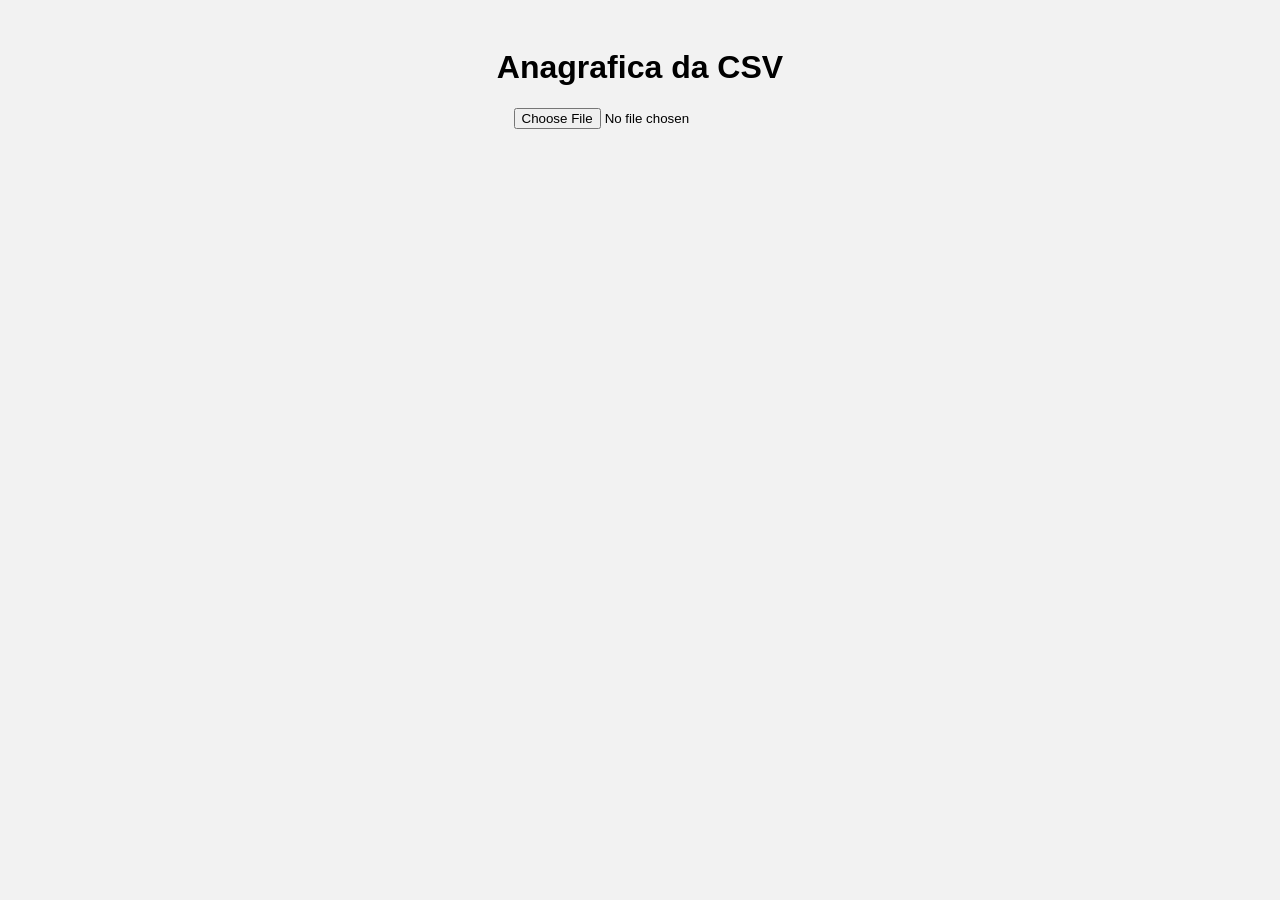
<file: compito_csv.html>
<!DOCTYPE html>
<html lang="it">
<head>
  <meta charset="UTF-8">
  <meta name="viewport" content="width=device-width, initial-scale=1.0">
  <title>Anagrafica CSV</title>

  <style>
    body {
      font-family: Arial, sans-serif;
      padding: 20px;
      background: #f2f2f2;
    }

    h1 {
      text-align: center;
    }

    #container {
      display: grid;
      grid-template-columns: repeat(auto-fit, minmax(250px, 1fr));
      gap: 15px;
      margin-top: 20px;
    }

    .card {
      background: white;
      padding: 15px;
      border-radius: 10px;
      box-shadow: 0px 2px 6px rgba(0,0,0,0.2);
    }

    .card h3 {
      margin: 0;
      margin-bottom: 10px;
      color: #333;
    }

    .card p {
      margin: 5px 0;
      color: #555;
    }

    input {
      display: block;
      margin: 20px auto;
    }
  </style>
</head>

<body>

  <h1>Anagrafica da CSV</h1>

  <input type="file" id="fileInput" accept=".csv">

  <div id="container"></div>

  <script>
    const fileInput = document.getElementById("fileInput");
    const container = document.getElementById("container");

    fileInput.addEventListener("change", function () {
      const file = fileInput.files[0];

      if (!file) {
        alert("Nessun file selezionato!");
        return;
      }

      const reader = new FileReader();

      reader.onload = function (e) {
        const testoCSV = e.target.result;
        const dati = parseCSV(testoCSV);

        container.innerHTML = "";

        creaCardRicorsivo(dati, 0);
      };

      reader.readAsText(file);
    });

    function parseCSV(testo) {
      const righe = testo.trim().split("\n");
      const intestazioni = righe[0].split(",");

      let persone = [];

      for (let i = 1; i < righe.length; i++) {
        const valori = righe[i].split(",");

        let persona = {};

        for (let j = 0; j < intestazioni.length; j++) {
          persona[intestazioni[j].trim()] = valori[j].trim();
        }

        persone.push(persona);
      }

      return persone;
    }

    function creaCardRicorsivo(persone, indice) {
      if (indice >= persone.length) {
        return;
      }

      const persona = persone[indice];

      const card = document.createElement("div");
      card.classList.add("card");

      const titolo = document.createElement("h3");
      titolo.textContent = (persona.Nome || "") + " " + (persona.Cognome || "");
      card.appendChild(titolo);

      for (let chiave in persona) {
        if (chiave !== "Nome" && chiave !== "Cognome") {
          const p = document.createElement("p");
          p.textContent = chiave + ": " + persona[chiave];
          card.appendChild(p);
        }
      }

      container.appendChild(card);

      creaCardRicorsivo(persone, indice + 1);
    }
  </script>

</body>
</html>
</file>
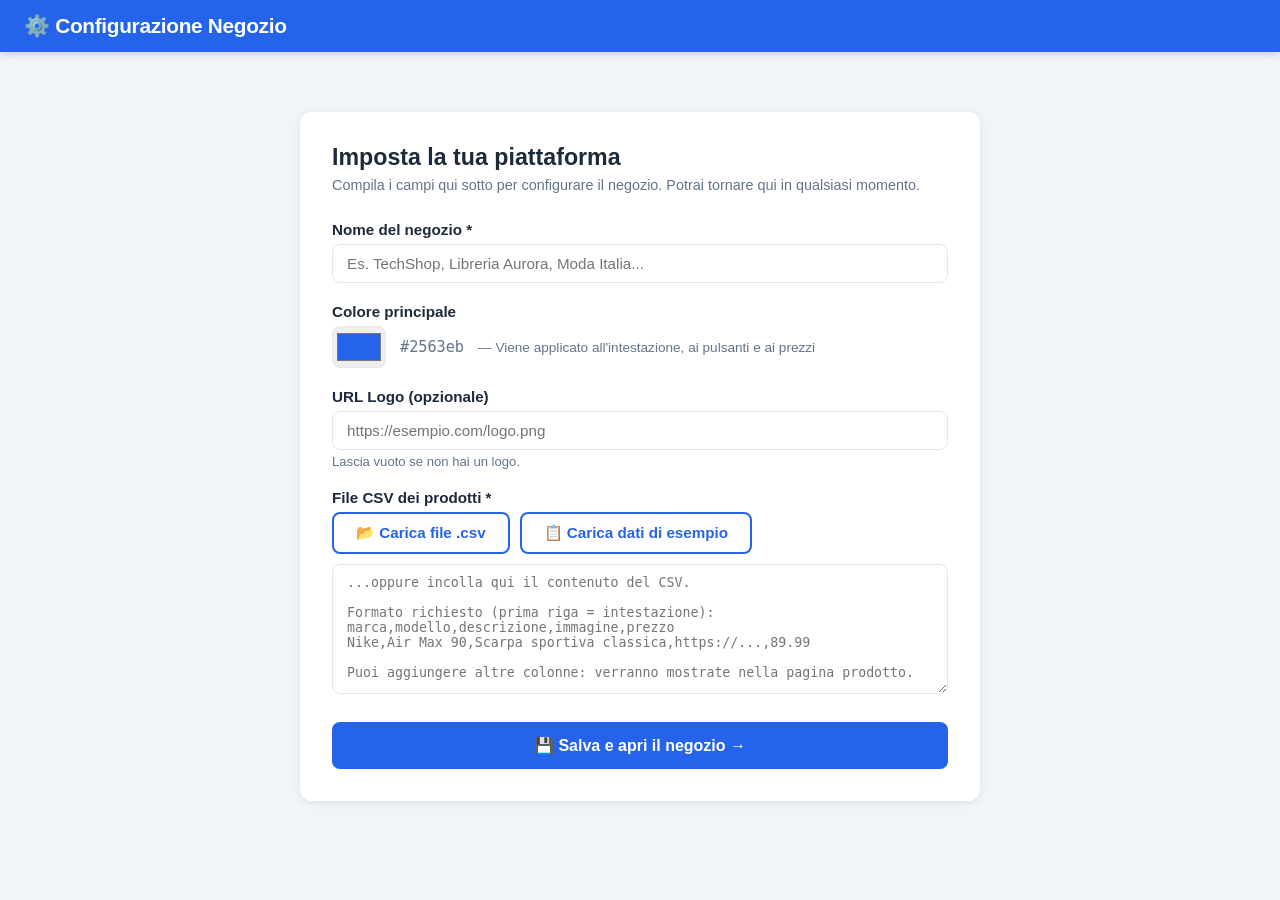
<file: ini.html>
<!DOCTYPE html>
<html lang="it">
<head>
  <meta charset="UTF-8">
  <meta name="viewport" content="width=device-width, initial-scale=1.0">
  <title>Configurazione Negozio</title>
  <link rel="stylesheet" href="style.css">
</head>
<body>

<header>
  <div style="display:flex;align-items:center;gap:10px;">
    <h1>⚙️ Configurazione Negozio</h1>
  </div>
</header>

<div class="container">
  <div class="ini-card">
    <h2>Imposta la tua piattaforma</h2>
    <p class="subtitle">Compila i campi qui sotto per configurare il negozio. Potrai tornare qui in qualsiasi momento.</p>

    <!-- Nome negozio -->
    <div class="form-group">
      <label for="shopName">Nome del negozio *</label>
      <input type="text" id="shopName" placeholder="Es. TechShop, Libreria Aurora, Moda Italia...">
    </div>

    <!-- Colore principale -->
    <div class="form-group">
      <label>Colore principale</label>
      <div style="display:flex;align-items:center;gap:14px;flex-wrap:wrap;">
        <input type="color" id="shopColor" value="#2563eb"
          style="width:54px;height:42px;padding:2px;cursor:pointer;border:1.5px solid #e2e8f0;border-radius:8px;">
        <span id="colorValue" style="font-family:monospace;color:#64748b;font-size:0.95rem;">#2563eb</span>
        <span style="color:#64748b;font-size:0.85rem;">— Viene applicato all'intestazione, ai pulsanti e ai prezzi</span>
      </div>
    </div>

    <!-- Logo -->
    <div class="form-group">
      <label for="shopLogo">URL Logo (opzionale)</label>
      <input type="text" id="shopLogo" placeholder="https://esempio.com/logo.png">
      <div class="form-hint">Lascia vuoto se non hai un logo.</div>
    </div>

    <!-- CSV -->
    <div class="form-group">
      <label>File CSV dei prodotti *</label>
      <div style="display:flex;gap:10px;margin-bottom:10px;flex-wrap:wrap;">
        <button class="btn btn-outline" onclick="document.getElementById('csvFile').click()">
          📂 Carica file .csv
        </button>
        <button class="btn btn-outline" onclick="caricaEsempio()">
          📋 Carica dati di esempio
        </button>
        <input type="file" id="csvFile" accept=".csv,.txt" style="display:none">
      </div>
      <textarea id="csvContent"
        placeholder="...oppure incolla qui il contenuto del CSV.

Formato richiesto (prima riga = intestazione):
marca,modello,descrizione,immagine,prezzo
Nike,Air Max 90,Scarpa sportiva classica,https://...,89.99

Puoi aggiungere altre colonne: verranno mostrate nella pagina prodotto."></textarea>
      <div id="csvPreview" style="margin-top:6px;font-size:0.85rem;color:#16a34a;font-weight:600;"></div>
    </div>

    <!-- Errori -->
    <div id="errorMsg" class="alert alert-warning" style="display:none;"></div>

    <!-- Salva -->
    <button class="btn btn-primary" onclick="salvaConfig()"
      style="width:100%;padding:14px;font-size:1rem;margin-top:4px;">
      💾 Salva e apri il negozio →
    </button>

    <!-- Link se già configurato -->
    <div id="linkGiaConfig" style="display:none;text-align:center;margin-top:16px;">
      <a href="index.html" style="color:var(--primary);font-size:0.9rem;font-weight:600;">
        Il negozio è già configurato → vai al catalogo
      </a>
    </div>
  </div>
</div>

<script>
  /* ── Live preview colore ── */
  document.getElementById('shopColor').addEventListener('input', function() {
    document.getElementById('colorValue').textContent = this.value;
    document.documentElement.style.setProperty('--primary', this.value);
  });

  /* ── Caricamento file CSV ── */
  document.getElementById('csvFile').addEventListener('change', function(e) {
    var file = e.target.files[0];
    if (!file) return;
    var reader = new FileReader();
    reader.onload = function(ev) {
      document.getElementById('csvContent').value = ev.target.result;
      aggiornaPreview(ev.target.result);
    };
    reader.readAsText(file, 'UTF-8');
  });

  /* ── Preview live ── */
  document.getElementById('csvContent').addEventListener('input', function() {
    aggiornaPreview(this.value);
  });

  function aggiornaPreview(testo) {
    var righe = testo.trim().split('\n').filter(function(l) { return l.trim(); });
    var n = righe.length > 1 ? righe.length - 1 : 0;
    var el = document.getElementById('csvPreview');
    el.textContent = n > 0 ? ('✅ ' + n + ' prodotti trovati') : '';
  }

  /* ── Dati di esempio ── */
  function caricaEsempio() {
    var sample = [
      'marca,modello,descrizione,immagine,prezzo',
      'Samsung,Galaxy S24,"Smartphone Android 6.2 pollici AMOLED con chip Exynos 2400",https://via.placeholder.com/400x400/1a73e8/ffffff?text=Galaxy+S24,799.99',
      'Apple,iPhone 15,"Smartphone iOS con chip A16 Bionic e fotocamera da 48MP",https://via.placeholder.com/400x400/1c1c1e/ffffff?text=iPhone+15,999.00',
      'Sony,WH-1000XM5,"Cuffie wireless over-ear con cancellazione attiva del rumore",https://via.placeholder.com/400x400/333333/ffffff?text=Sony+XM5,329.00',
      'Logitech,MX Master 3S,"Mouse wireless ergonomico sensore 8K DPI e scroll MagSpeed",https://via.placeholder.com/400x400/0077b6/ffffff?text=MX+Master,99.99',
      'Dell,XPS 15,"Laptop 15.6 pollici OLED Intel Core i7 32GB RAM 1TB SSD",https://via.placeholder.com/400x400/023e8a/ffffff?text=Dell+XPS+15,1499.00',
      'Jabra,Elite 8 Active,"Auricolari true wireless sportivi impermeabili IP68",https://via.placeholder.com/400x400/e63946/ffffff?text=Jabra+Elite,199.00'
    ].join('\n');
    document.getElementById('csvContent').value = sample;
    aggiornaPreview(sample);
  }

  /* ── Parser CSV ── */
  function dividiRiga(riga) {
    var risultato = [];
    var corrente = '';
    var inVirgolette = false;
    for (var i = 0; i < riga.length; i++) {
      var c = riga[i];
      if (c === '"') {
        inVirgolette = !inVirgolette;
      } else if (c === ',' && !inVirgolette) {
        risultato.push(corrente);
        corrente = '';
      } else {
        corrente += c;
      }
    }
    risultato.push(corrente);
    return risultato;
  }

  function parseCSV(testo) {
    var righe = testo.trim().split('\n');
    var intestazioni = dividiRiga(righe[0]).map(function(h) {
      return h.trim().replace(/^"|"$/g, '');
    });
    var prodotti = [];
    for (var i = 1; i < righe.length; i++) {
      var riga = righe[i].trim();
      if (!riga) continue;
      var valori = dividiRiga(riga);
      var obj = {};
      intestazioni.forEach(function(h, idx) {
        obj[h] = (valori[idx] || '').trim().replace(/^"|"$/g, '');
      });
      prodotti.push(obj);
    }
    return prodotti;
  }

  /* ── Salva e vai al negozio ── */
  function salvaConfig() {
    var nome  = document.getElementById('shopName').value.trim();
    var color = document.getElementById('shopColor').value;
    var logo  = document.getElementById('shopLogo').value.trim();
    var csv   = document.getElementById('csvContent').value.trim();
    var errEl = document.getElementById('errorMsg');
    errEl.style.display = 'none';

    if (!nome) {
      errEl.textContent = '⚠️ Inserisci il nome del negozio.';
      errEl.style.display = 'block';
      document.getElementById('shopName').focus();
      return;
    }
    if (!csv) {
      errEl.textContent = '⚠️ Carica o incolla il file CSV.';
      errEl.style.display = 'block';
      return;
    }
    var prodotti = parseCSV(csv);
    if (prodotti.length === 0) {
      errEl.textContent = '⚠️ Il CSV sembra vuoto o non valido. Controlla il formato.';
      errEl.style.display = 'block';
      return;
    }

    localStorage.setItem('shopConfig',   JSON.stringify({ name: nome, color: color, logo: logo }));
    localStorage.setItem('shopProducts', JSON.stringify(prodotti));
    /* non azzeriamo il carrello così rimane tra una sessione e l'altra */

    window.location.href = 'index.html';
  }

  /* ── Precompila se già configurato ── */
  window.onload = function() {
    var c = localStorage.getItem('shopConfig');
    if (c) {
      var cfg = JSON.parse(c);
      document.getElementById('shopName').value  = cfg.name  || '';
      document.getElementById('shopColor').value = cfg.color || '#2563eb';
      document.getElementById('colorValue').textContent = cfg.color || '#2563eb';
      document.documentElement.style.setProperty('--primary', cfg.color || '#2563eb');
      document.getElementById('shopLogo').value  = cfg.logo  || '';
      document.getElementById('linkGiaConfig').style.display = 'block';
    }
    var p = localStorage.getItem('shopProducts');
    if (p) {
      var pr = JSON.parse(p);
      document.getElementById('csvPreview').textContent = '✅ ' + pr.length + ' prodotti caricati in precedenza';
    }
  };
</script>
</body>
</html>
</file>
<file: style.css>
:root {
  --primary: #2563eb;
  --primary-dark: #1d4ed8;
  --bg: #f1f5f9;
  --card-bg: #ffffff;
  --text: #1e293b;
  --text-muted: #64748b;
  --border: #e2e8f0;
  --radius: 12px;
  --shadow: 0 2px 10px rgba(0,0,0,0.08);
}

* { box-sizing: border-box; margin: 0; padding: 0; }

body {
  font-family: 'Segoe UI', Arial, sans-serif;
  background: var(--bg);
  color: var(--text);
  min-height: 100vh;
}

/* ─── HEADER ─── */
header {
  background: var(--primary);
  color: white;
  padding: 14px 24px;
  display: flex;
  align-items: center;
  justify-content: space-between;
  flex-wrap: wrap;
  gap: 10px;
  box-shadow: 0 2px 8px rgba(0,0,0,0.18);
  position: sticky;
  top: 0;
  z-index: 100;
}
header h1 { font-size: 1.3rem; font-weight: 700; letter-spacing: -0.3px; }
.header-logo { height: 38px; border-radius: 6px; object-fit: contain; }

nav { display: flex; align-items: center; gap: 10px; flex-wrap: wrap; }
nav a {
  color: white;
  text-decoration: none;
  font-size: 0.9rem;
  opacity: 0.9;
  padding: 6px 10px;
  border-radius: 6px;
  transition: background 0.15s;
}
nav a:hover { opacity: 1; background: rgba(255,255,255,0.15); }
.cart-badge {
  background: white;
  color: var(--primary);
  padding: 6px 14px;
  border-radius: 20px;
  font-weight: 700;
  font-size: 0.85rem;
}

/* ─── CONTAINER ─── */
.container { max-width: 1100px; margin: 0 auto; padding: 24px 16px; }

/* ─── PRODUCT GRID ─── */
.product-grid {
  display: grid;
  grid-template-columns: repeat(auto-fill, minmax(230px, 1fr));
  gap: 20px;
  margin-top: 20px;
}

/* ─── CARD ─── */
.card {
  background: var(--card-bg);
  border-radius: var(--radius);
  box-shadow: var(--shadow);
  overflow: hidden;
  cursor: pointer;
  transition: transform 0.2s, box-shadow 0.2s;
  border: 1px solid var(--border);
}
.card:hover { transform: translateY(-5px); box-shadow: 0 10px 28px rgba(0,0,0,0.13); }
.card img { width: 100%; height: 195px; object-fit: cover; }
.card-body { padding: 14px; }
.card-brand {
  font-size: 0.75rem;
  color: var(--text-muted);
  text-transform: uppercase;
  font-weight: 700;
  letter-spacing: 0.6px;
}
.card-title { font-size: 1rem; font-weight: 700; margin: 4px 0 6px; }
.card-desc {
  font-size: 0.83rem;
  color: var(--text-muted);
  line-height: 1.45;
  margin-bottom: 12px;
  display: -webkit-box;
  -webkit-line-clamp: 2;
  -webkit-box-orient: vertical;
  overflow: hidden;
}
.card-price { font-size: 1.15rem; font-weight: 700; color: var(--primary); }

/* ─── BUTTONS ─── */
.btn {
  display: inline-block;
  padding: 10px 22px;
  border-radius: 8px;
  font-size: 0.95rem;
  font-weight: 600;
  cursor: pointer;
  border: none;
  transition: background 0.18s, transform 0.1s;
  text-decoration: none;
  text-align: center;
}
.btn:active { transform: scale(0.97); }
.btn-primary { background: var(--primary); color: white; }
.btn-primary:hover { background: var(--primary-dark); }
.btn-outline { background: transparent; border: 2px solid var(--primary); color: var(--primary); }
.btn-outline:hover { background: var(--primary); color: white; }
.btn-danger { background: #ef4444; color: white; }
.btn-danger:hover { background: #dc2626; }
.btn-success { background: #16a34a; color: white; }
.btn-success:hover { background: #15803d; }

/* ─── FORMS ─── */
.form-group { margin-bottom: 20px; }
label { display: block; font-weight: 600; margin-bottom: 6px; font-size: 0.95rem; }
.form-hint { font-size: 0.82rem; color: var(--text-muted); margin-top: 4px; }

input[type=text],
input[type=number],
textarea {
  width: 100%;
  padding: 10px 14px;
  border: 1.5px solid var(--border);
  border-radius: 8px;
  font-size: 0.95rem;
  color: var(--text);
  font-family: inherit;
  transition: border-color 0.15s;
}
input[type=text]:focus,
input[type=number]:focus,
textarea:focus { outline: none; border-color: var(--primary); }
textarea { resize: vertical; min-height: 130px; font-family: monospace; font-size: 0.83rem; }

/* ─── INI PAGE CARD ─── */
.ini-card {
  background: var(--card-bg);
  border-radius: var(--radius);
  box-shadow: var(--shadow);
  padding: 32px;
  max-width: 680px;
  margin: 36px auto;
}
.ini-card h2 { margin-bottom: 6px; font-size: 1.45rem; }
.ini-card .subtitle { color: var(--text-muted); margin-bottom: 28px; font-size: 0.9rem; }

/* ─── ALERTS ─── */
.alert {
  padding: 13px 16px;
  border-radius: 8px;
  margin-bottom: 18px;
  font-size: 0.9rem;
  line-height: 1.5;
}
.alert a { font-weight: 700; }
.alert-info { background: #eff6ff; color: #1d4ed8; border: 1px solid #bfdbfe; }
.alert-warning { background: #fffbeb; color: #92400e; border: 1px solid #fde68a; }
.alert-success { background: #f0fdf4; color: #166534; border: 1px solid #bbf7d0; }

/* ─── PRODUCT DETAIL ─── */
.product-detail {
  background: var(--card-bg);
  border-radius: var(--radius);
  box-shadow: var(--shadow);
  padding: 32px;
  margin-top: 20px;
  display: flex;
  gap: 36px;
  flex-wrap: wrap;
}
.product-detail img {
  width: 320px;
  max-width: 100%;
  border-radius: 10px;
  object-fit: cover;
  align-self: flex-start;
}
.product-info { flex: 1; min-width: 220px; }
.product-info .brand {
  color: var(--text-muted);
  text-transform: uppercase;
  font-size: 0.8rem;
  font-weight: 700;
  letter-spacing: 0.6px;
}
.product-info h2 { font-size: 1.7rem; margin: 8px 0 16px; line-height: 1.2; }
.product-info .price { font-size: 2rem; font-weight: 700; color: var(--primary); margin-bottom: 18px; }
.product-info .desc { color: var(--text-muted); line-height: 1.7; margin-bottom: 22px; font-size: 0.95rem; }
.extra-field { margin-bottom: 8px; font-size: 0.9rem; }
.extra-field strong { color: var(--text); }

.qty-ctrl { display: flex; align-items: center; gap: 8px; }
.qty-btn {
  width: 34px; height: 34px;
  font-size: 1.2rem;
  border: 1.5px solid var(--border);
  border-radius: 6px;
  cursor: pointer;
  background: white;
  color: var(--text);
  line-height: 1;
  transition: border-color 0.15s;
}
.qty-btn:hover { border-color: var(--primary); }
#qty { width: 58px; text-align: center; }

/* ─── CART TABLE ─── */
.cart-table {
  width: 100%;
  border-collapse: collapse;
  background: var(--card-bg);
  border-radius: var(--radius);
  overflow: hidden;
  box-shadow: var(--shadow);
  margin-top: 20px;
}
.cart-table th {
  background: var(--primary);
  color: white;
  padding: 13px 14px;
  text-align: left;
  font-size: 0.88rem;
  white-space: nowrap;
}
.cart-table td {
  padding: 13px 14px;
  border-bottom: 1px solid var(--border);
  vertical-align: middle;
  font-size: 0.92rem;
}
.cart-table tr:last-child td { border-bottom: none; }
.cart-table img { width: 56px; height: 56px; object-fit: cover; border-radius: 6px; }
.cart-total { text-align: right; font-size: 1.3rem; font-weight: 700; margin-top: 16px; }
.cart-actions { display: flex; gap: 12px; justify-content: flex-end; margin-top: 18px; flex-wrap: wrap; }

/* ─── BACK LINK ─── */
.back-link {
  display: inline-flex;
  align-items: center;
  gap: 5px;
  color: var(--primary);
  text-decoration: none;
  font-weight: 600;
  margin-bottom: 18px;
  font-size: 0.92rem;
}
.back-link:hover { text-decoration: underline; }

/* ─── EMPTY STATE ─── */
.empty-state { text-align: center; padding: 60px 20px; color: var(--text-muted); }
.empty-state h3 { font-size: 1.25rem; margin-bottom: 8px; color: var(--text); }

/* ─── SEARCH BAR ─── */
.search-bar { display: flex; gap: 12px; flex-wrap: wrap; align-items: center; margin-top: 18px; }
.search-bar input { flex: 1; min-width: 200px; }

/* ─── RESPONSIVE ─── */
@media (max-width: 600px) {
  .product-detail { flex-direction: column; }
  .product-detail img { width: 100%; }
  .cart-table th, .cart-table td { padding: 9px 8px; font-size: 0.8rem; }
  .cart-table img { width: 42px; height: 42px; }
  .ini-card { padding: 22px 16px; }
}
</file>
